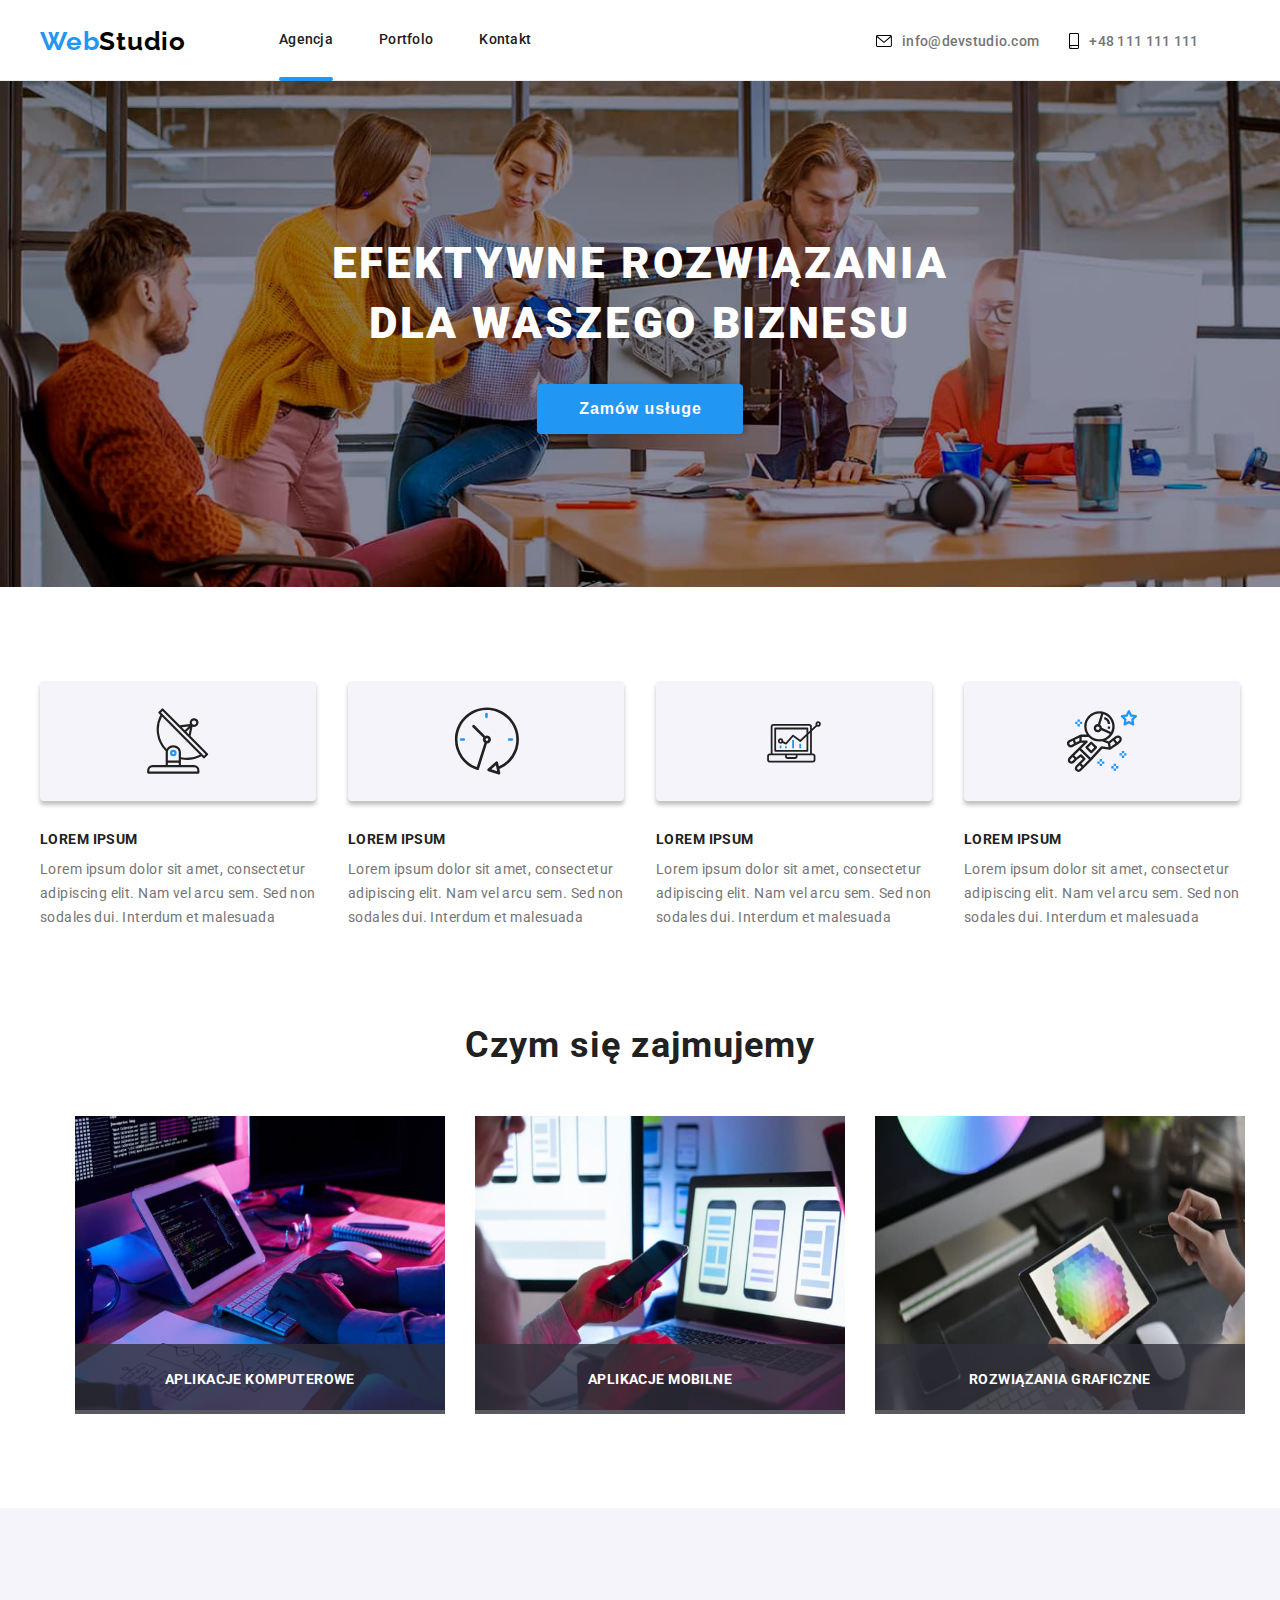
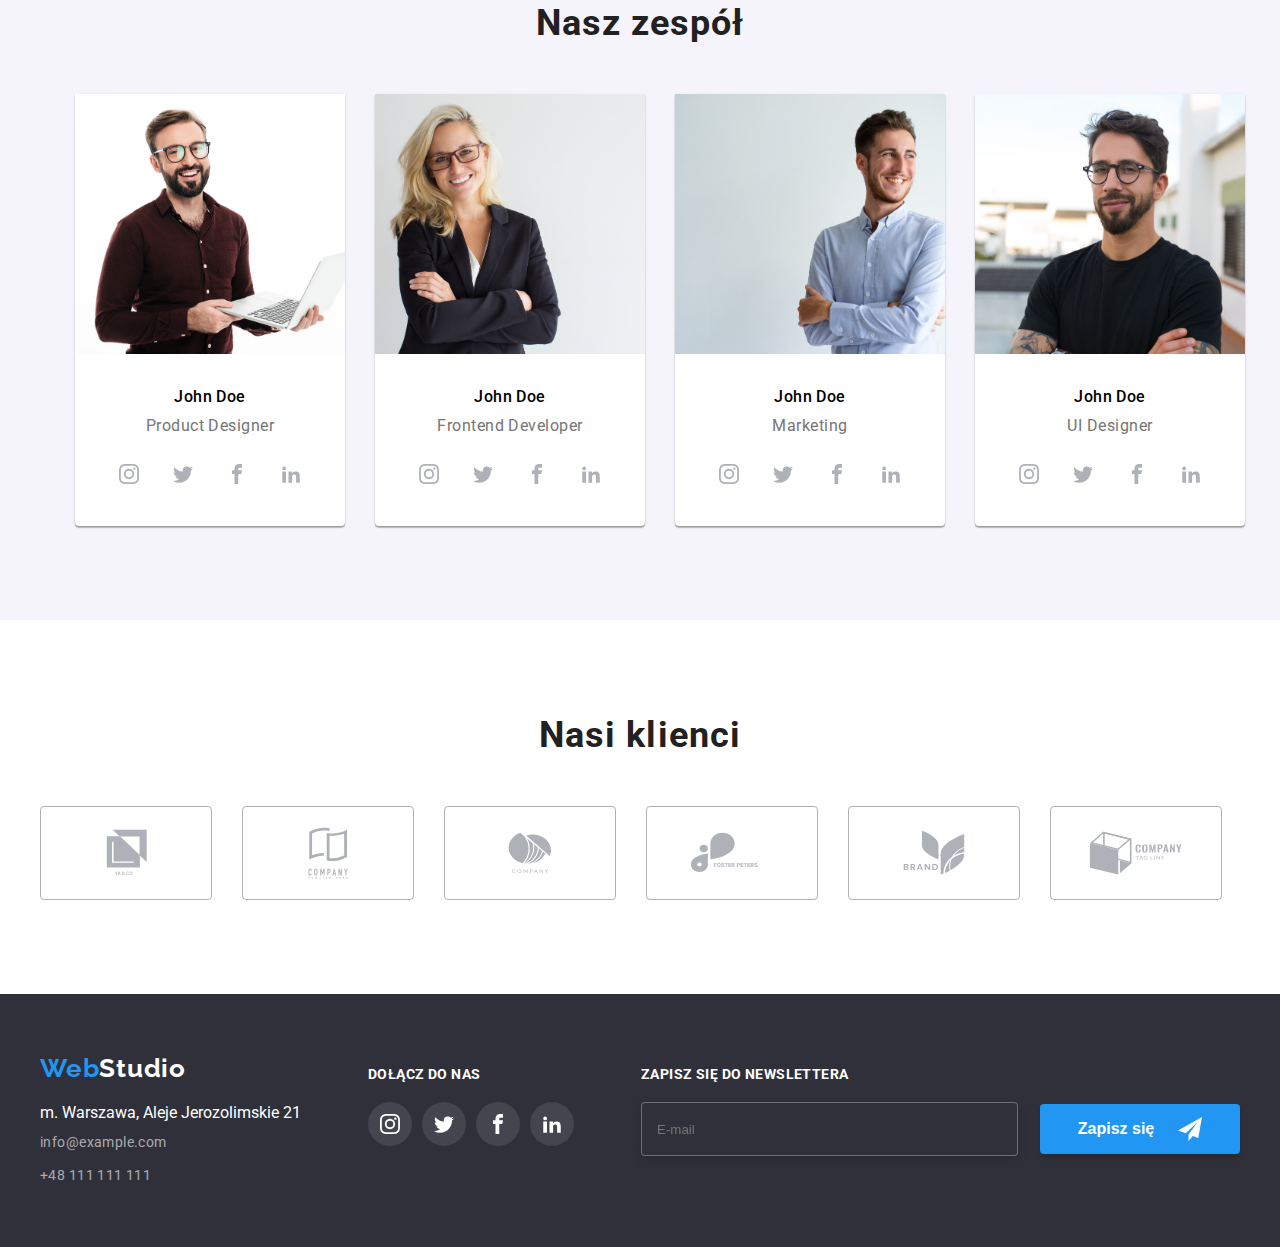
<file: index.html>
<!DOCTYPE html>
<html lang="pl">
  <head>
    <meta charset="UTF-8" />
    <meta http-equiv="X-UA-Compatible" content="IE=edge" />
    <meta name="viewport" content="width=device-width, initial-scale=1.0" />
    <link
      rel="stylesheet"
      href="https://cdnjs.cloudflare.com/ajax/libs/modern-normalize/1.1.0/modern-normalize.min.css"
      integrity="sha512-wpPYUAdjBVSE4KJnH1VR1HeZfpl1ub8YT/NKx4PuQ5NmX2tKuGu6U/JRp5y+Y8XG2tV+wKQpNHVUX03MfMFn9Q=="
      crossorigin="anonymous"
      referrerpolicy="no-referrer"
    />
    <link rel="stylesheet" href="css/style.css" />
    <link rel="preconnect" href="https://fonts.googleapis.com" />
    <link rel="preconnect" href="https://fonts.gstatic.com" crossorigin />

    <link
      href="https://fonts.googleapis.com/css2?family=Raleway:wght@700&family=Roboto:wght@400;500;700;900&display=swap"
      rel="stylesheet"
    />
    <title>Agencja</title>
  </head>
  <body>
    <header class="border-header">
      <div class="conteiner">
        <div class="menu">
          <a
            href="https://michalcichon1.github.io/goit-markup-hw-06/"
            class="interactive logo-header"
            ><span class="logo-one">Web</span>Studio</a
          >
          <nav>
            <ul class="list-header">
              <li class="active">
                <a href="index.html" class="interactive navigation">Agencja</a>
              </li>
              <li>
                <a href="portfolio.html" class="interactive navigation"
                  >Portfolo</a
                >
              </li>
              <li>
                <a href="#footer" class="interactive navigation">Kontakt</a>
              </li>
            </ul>
          </nav>
          <div class="interactive">
            <svg class="icon-header">
              <use href="./images/icons.svg#icon-envelope-1"></use>
            </svg>
            <a
              href="mailto:info@devstudio.com"
              class="interactive contact-header contact-header-mail"
              >info@devstudio.com</a
            >
          </div>
          <div class="interactive">
            <svg class="icon-header-phone">
              <use href="./images/icons.svg#icon-smartphone"></use>
            </svg>
            <a href="tel:+48111111111" class="interactive contact-header"
              >+48 111 111 111</a
            >
          </div>
        </div>
      </div>
    </header>
    <main>
      <div class="background-two">
        <section class="conteiner section main-headline-atrybutes">
          <h1 class="main-headline">
            EFEKTYWNE ROZWIĄZANIA DLA WASZEGO BIZNESU
          </h1>
          <button
            data-modal-open
            type="button"
            class="button-main-page button-main-page-atrybutes"
          >
            Zamów usługe
          </button>
          <div class="is-hidden backdrop" data-modal>
            <div class="modal">
              <h2 class="header-modal">
                Zostaw swoje dane w formularzu poniżej
              </h2>
              <form class="conteiner-modal">
                <label
                  ><p class="labels-modal">Imię</p>
                  <div class="conteiner-data-modal">
                    <svg width="16" height="16">
                      <use href="./images/icons.svg#icon-person-black"></use>
                    </svg>
                    <input
                      type="text"
                      name="name-modal"
                      required
                      class="labels-data-modal"
                    />
                  </div>
                </label>

                <label
                  ><p class="labels-modal">Telefon</p>
                  <div class="conteiner-data-modal">
                    <svg width="17" height="17">
                      <use href="./images/icons.svg#icon-phone-black"></use>
                    </svg>
                    <input
                      type="tel"
                      name="tel-modal"
                      class="labels-data-modal"
                      pattern="^[0-9]{6,12}$"
                      required
                    />
                  </div>
                </label>
                <label
                  ><p class="labels-modal">Email</p>
                  <div class="conteiner-data-modal">
                    <svg width="20" height="16">
                      <use href="./images/icons.svg#icon-email-black"></use>
                    </svg>
                    <input
                      type="email"
                      name="email-modal"
                      class="labels-data-modal"
                      pattern="^[a-z0-9._%+-]+@[a-z0-9.-]+\.[a-z]{2,4}$"
                      required
                    />
                  </div>
                </label>
                <label>
                  <p class="labels-modal">Komentarz</p>
                  <textarea
                    type="comment"
                    name="text-modal"
                    placeholder="Wprowadź tekst"
                    class="labels-comment-modal conteiner-data-modal"
                  ></textarea>
                </label>
                <div class="regulations-modal">
                  <input
                    type="checkbox"
                    name="regulations"
                    id="check"
                    class="checkbox-regulations"
                    required
                  />
                  <label class="checkbox-label" for="check">
                    <svg width="11" height="8">
                      <use href="./images/icons.svg#icon-checkmark"></use>
                    </svg>
                  </label>
                  <p class="labels-modal">
                    Oświadczam iż akceptuję<a> Regulamin</a> i
                    <a>Politykę Prywatności.</a>
                  </p>
                </div>
                <div class="conteiner-send-modal">
                  <button type="submit" class="button-send-modal">
                    Wyślij
                  </button>
                </div>
              </form>
              <button data-modal-close type="button" class="close-modal">
                <svg width="11" height="11">
                  <use href="./images/icons.svg#icon-Vector"></use>
                </svg>
              </button>
            </div>
          </div>
          <script src="./modal.js"></script>
        </section>
      </div>
      <section class="section">
        <ul class="list-article conteiner">
          <li>
            <div class="conteiners-aricle-icons">
              <svg width="65.32" height="70" class="icon-article">
                <use href="./images/icons.svg#icon-antena"></use>
              </svg>
            </div>
            <h3 class="headline-article">LOREM IPSUM</h3>
            <p class="article">
              Lorem ipsum dolor sit amet, consectetur adipiscing elit. Nam vel
              arcu sem. Sed non sodales dui. Interdum et malesuada
            </p>
          </li>
          <li>
            <div class="conteiners-aricle-icons">
              <svg width="66.96" height="70" class="icon-article">
                <use href="./images/icons.svg#icon-clock-1"></use>
              </svg>
            </div>
            <h3 class="headline-article">LOREM IPSUM</h3>
            <p class="article">
              Lorem ipsum dolor sit amet, consectetur adipiscing elit. Nam vel
              arcu sem. Sed non sodales dui. Interdum et malesuada
            </p>
          </li>
          <li>
            <div class="conteiners-aricle-icons">
              <svg width="70" height="53.69">
                <use href="./images/icons.svg#icon-Vector-1"></use>
              </svg>
            </div>
            <h3 class="headline-article">LOREM IPSUM</h3>
            <p class="article">
              Lorem ipsum dolor sit amet, consectetur adipiscing elit. Nam vel
              arcu sem. Sed non sodales dui. Interdum et malesuada
            </p>
          </li>
          <li>
            <div class="conteiners-aricle-icons">
              <svg width="70" height="70" class="icon-article">
                <use href="./images/icons.svg#icon-astronaut-1"></use>
              </svg>
            </div>
            <h3 class="headline-article">LOREM IPSUM</h3>
            <p class="article">
              Lorem ipsum dolor sit amet, consectetur adipiscing elit. Nam vel
              arcu sem. Sed non sodales dui. Interdum et malesuada
            </p>
          </li>
        </ul>
      </section>
      <section class="conteiner">
        <h2 class="headline-whatwearedo">Czym się zajmujemy</h2>
        <ul class="list-whatwearedo">
          <li class="list-description-whatwearedo">
            <p class="description-whatwearedo">Aplikacje komputerowe</p>
            <img
              src="./images/img1.jpg"
              alt="close up image programer working his desk office"
              width="370"
              height="294"
            />
          </li>
          <li class="list-description-whatwearedo">
            <p class="description-whatwearedo">Aplikacje mobilne</p>
            <img
              src="./images/img2.jpg"
              alt="web ui designers are developing application smartphones team creators is working interface mobile phones"
              width="370"
              height="294"
            />
          </li>

          <li class="list-description-whatwearedo">
            <p class="description-whatwearedo">Rozwiązania graficzne</p>
            <img
              src="./images/img3.jpg"
              alt="creative artist web design with working colour selection graphic tablet"
              width="370"
              height="294"
            />
          </li>
        </ul>
      </section>
      <section class="background-team">
        <h2 class="headline-team">Nasz zespół</h2>
        <ul>
          <li class="list-team positioning">
            <figure class="pictures-team">
              <img
                src="./images/img4.jpg"
                alt="John Doe Product Designer"
                width="270"
                height="260"
                class="pictures-fit"
              />
              <figcaption class="description-team">
                <p class="team-names">John Doe</p>
                <p class="team-names-two">Product Designer</p>
                <div class="conteiner-team-icons">
                  <a class="icons-team">
                    <svg width="20" height="20" class="icon-team">
                      <use href="./images/icons.svg#icon-instagram"></use>
                    </svg>
                  </a>
                  <a class="icons-team">
                    <svg width="20" height="20" class="icon-team">
                      <use href="./images/icons.svg#icon-twitter"></use>
                    </svg>
                  </a>
                  <a class="icons-team">
                    <svg width="20" height="20" class="icon-team">
                      <use href="./images/icons.svg#icon-facebook"></use>
                    </svg>
                  </a>
                  <a class="icons-team">
                    <svg width="20" height="20" class="icon-team">
                      <use href="./images/icons.svg#icon-linkedin2"></use>
                    </svg>
                  </a>
                </div>
              </figcaption>
            </figure>
            <figure class="pictures-team">
              <img
                src="./images/img5.jpg"
                alt="John Doe Frontend Developer"
                width="270"
                height="260"
                class="pictures-fit"
              />
              <figcaption class="description-team">
                <p class="team-names">John Doe</p>
                <p class="team-names-two">Frontend Developer</p>
                <div class="conteiner-team-icons">
                  <a class="icons-team">
                    <svg width="20" height="20" class="icon-team">
                      <use href="./images/icons.svg#icon-instagram"></use>
                    </svg>
                  </a>
                  <a class="icons-team">
                    <svg width="20" height="20" class="icon-team">
                      <use href="./images/icons.svg#icon-twitter"></use>
                    </svg>
                  </a>
                  <a class="icons-team">
                    <svg width="20" height="20" class="icon-team">
                      <use href="./images/icons.svg#icon-facebook"></use>
                    </svg>
                  </a>
                  <a class="icons-team">
                    <svg width="20" height="20" class="icon-team">
                      <use href="./images/icons.svg#icon-linkedin2"></use>
                    </svg>
                  </a>
                </div>
              </figcaption>
            </figure>
            <figure class="pictures-team">
              <img
                src="./images/img6.jpg"
                alt="John Doe Marketing"
                width="270"
                height="260"
                class="pictures-fit"
              />
              <figcaption class="description-team">
                <p class="team-names">John Doe</p>
                <p class="team-names-two">Marketing</p>
                <div class="conteiner-team-icons">
                  <a class="icons-team">
                    <svg width="20" height="20" class="icon-team">
                      <use href="./images/icons.svg#icon-instagram"></use>
                    </svg>
                  </a>
                  <a class="icons-team">
                    <svg width="20" height="20" class="icon-team">
                      <use href="./images/icons.svg#icon-twitter"></use>
                    </svg>
                  </a>
                  <a class="icons-team">
                    <svg width="20" height="20" class="icon-team">
                      <use href="./images/icons.svg#icon-facebook"></use>
                    </svg>
                  </a>
                  <a class="icons-team">
                    <svg width="20" height="20" class="icon-team">
                      <use href="./images/icons.svg#icon-linkedin2"></use>
                    </svg>
                  </a>
                </div>
              </figcaption>
            </figure>
            <figure class="pictures-team">
              <img
                src="./images/img7.jpg"
                alt="John Doe UI Designer"
                width="270"
                height="260"
                class="pictures-fit"
              />
              <figcaption class="description-team">
                <p class="team-names">John Doe</p>
                <p class="team-names-two">UI Designer</p>
                <div class="conteiner-team-icons">
                  <a class="icons-team">
                    <svg width="20" height="20" class="icon-team">
                      <use href="./images/icons.svg#icon-instagram"></use>
                    </svg>
                  </a>
                  <a class="icons-team">
                    <svg width="20" height="20" class="icon-team">
                      <use href="./images/icons.svg#icon-twitter"></use>
                    </svg>
                  </a>
                  <a class="icons-team">
                    <svg width="20" height="20" class="icon-team">
                      <use href="./images/icons.svg#icon-facebook"></use>
                    </svg>
                  </a>
                  <a class="icons-team">
                    <svg width="20" height="20" class="icon-team">
                      <use href="./images/icons.svg#icon-linkedin2"></use>
                    </svg>
                  </a>
                </div>
              </figcaption>
            </figure>
          </li>
        </ul>
      </section>
      <div class="section conteiner">
        <h2 class="header-clients">Nasi klienci</h2>
        <section class="conteiner-clients">
          <div class="conteiner-icons-clients">
            <svg width="41" height="46.7">
              <use href="./images/icons.svg#icon-yaco"></use>
            </svg>
          </div>
          <div class="conteiner-icons-clients">
            <svg width="40" height="52">
              <use href="./images/icons.svg#icon-tagline"></use>
            </svg>
          </div>
          <div class="conteiner-icons-clients">
            <svg width="43.46" height="41.18">
              <use href="./images/icons.svg#icon-company"></use>
            </svg>
          </div>
          <div class="conteiner-icons-clients">
            <svg width="84.44" height="40.62">
              <use href="./images/icons.svg#icon-foster"></use>
            </svg>
          </div>
          <div class="conteiner-icons-clients">
            <svg width="62.54" height="45.43">
              <use href="./images/icons.svg#icon-brand"></use>
            </svg>
          </div>
          <div class="conteiner-icons-clients">
            <svg width="93.79" height="43.93">
              <use href="./images/icons.svg#icon-companytag"></use>
            </svg>
          </div>
        </section>
      </div>
    </main>

    <footer id="footer" class="background-footer">
      <section class="conteiner-footer">
        <div class="conteiner-background">
          <a
            href="https://michalcichon1.github.io/goit-markup-hw-03/"
            class="interactive logo logo-secondary"
            ><span class="logo-one">Web</span>Studio</a
          >
          <ul class="list-footer">
            <li>
              <address class="company-address">
                m. Warszawa, Aleje Jerozolimskie 21
              </address>
            </li>
            <li>
              <a
                href="mailto:info@devstudio.com"
                class="interactive contact-footer"
                >info@example.com</a
              >
            </li>
            <li>
              <a href="tel:+48111111111" class="interactive contact-footer"
                >+48 111 111 111</a
              >
            </li>
          </ul>
        </div>
        <div class="conteiner-social-media">
          <h2 class="header-social-media">Dołącz do nas</h2>
          <div class="conteiner-footter-icons">
            <div class="icons-footer">
              <svg width="20" height="20">
                <use href="./images/icons.svg#icon-instagram"></use>
              </svg>
            </div>
            <div class="icons-footer">
              <svg width="20" height="20">
                <use href="./images/icons.svg#icon-twitter"></use>
              </svg>
            </div>
            <div class="icons-footer">
              <svg width="20" height="20">
                <use href="./images/icons.svg#icon-facebook"></use>
              </svg>
            </div>
            <div class="icons-footer">
              <svg width="20" height="20">
                <use href="./images/icons.svg#icon-linkedin2"></use>
              </svg>
            </div>
          </div>
        </div>
        <form>
          <div class="conteiner-social-media">
            <label for="user_email">
              <h2 class="header-newsletter">
                Zapisz się do newslettera
              </h2></label
            >
            <div class="conteiner-footter-icons">
              <div>
                <input
                  type="email"
                  name="email"
                  id="user_email"
                  placeholder="E-mail"
                  class="email-footer"
                  pattern="^[a-z0-9._%+-]+@[a-z0-9.-]+\.[a-z]{2,4}$"
                  required
                  title="Podaj poprawny adres e-mail aby zapisać się do newslettera"
                />
              </div>
              <div>
                <button type="submit" class="button-newsletter">
                  Zapisz się
                  <svg width="24" height="24">
                    <use href="./images/icons.svg#icon-icon-send"></use>
                  </svg>
                </button>
              </div>
            </div>
          </div>
        </form>
      </section>
    </footer>
  </body>
</html>
</file>
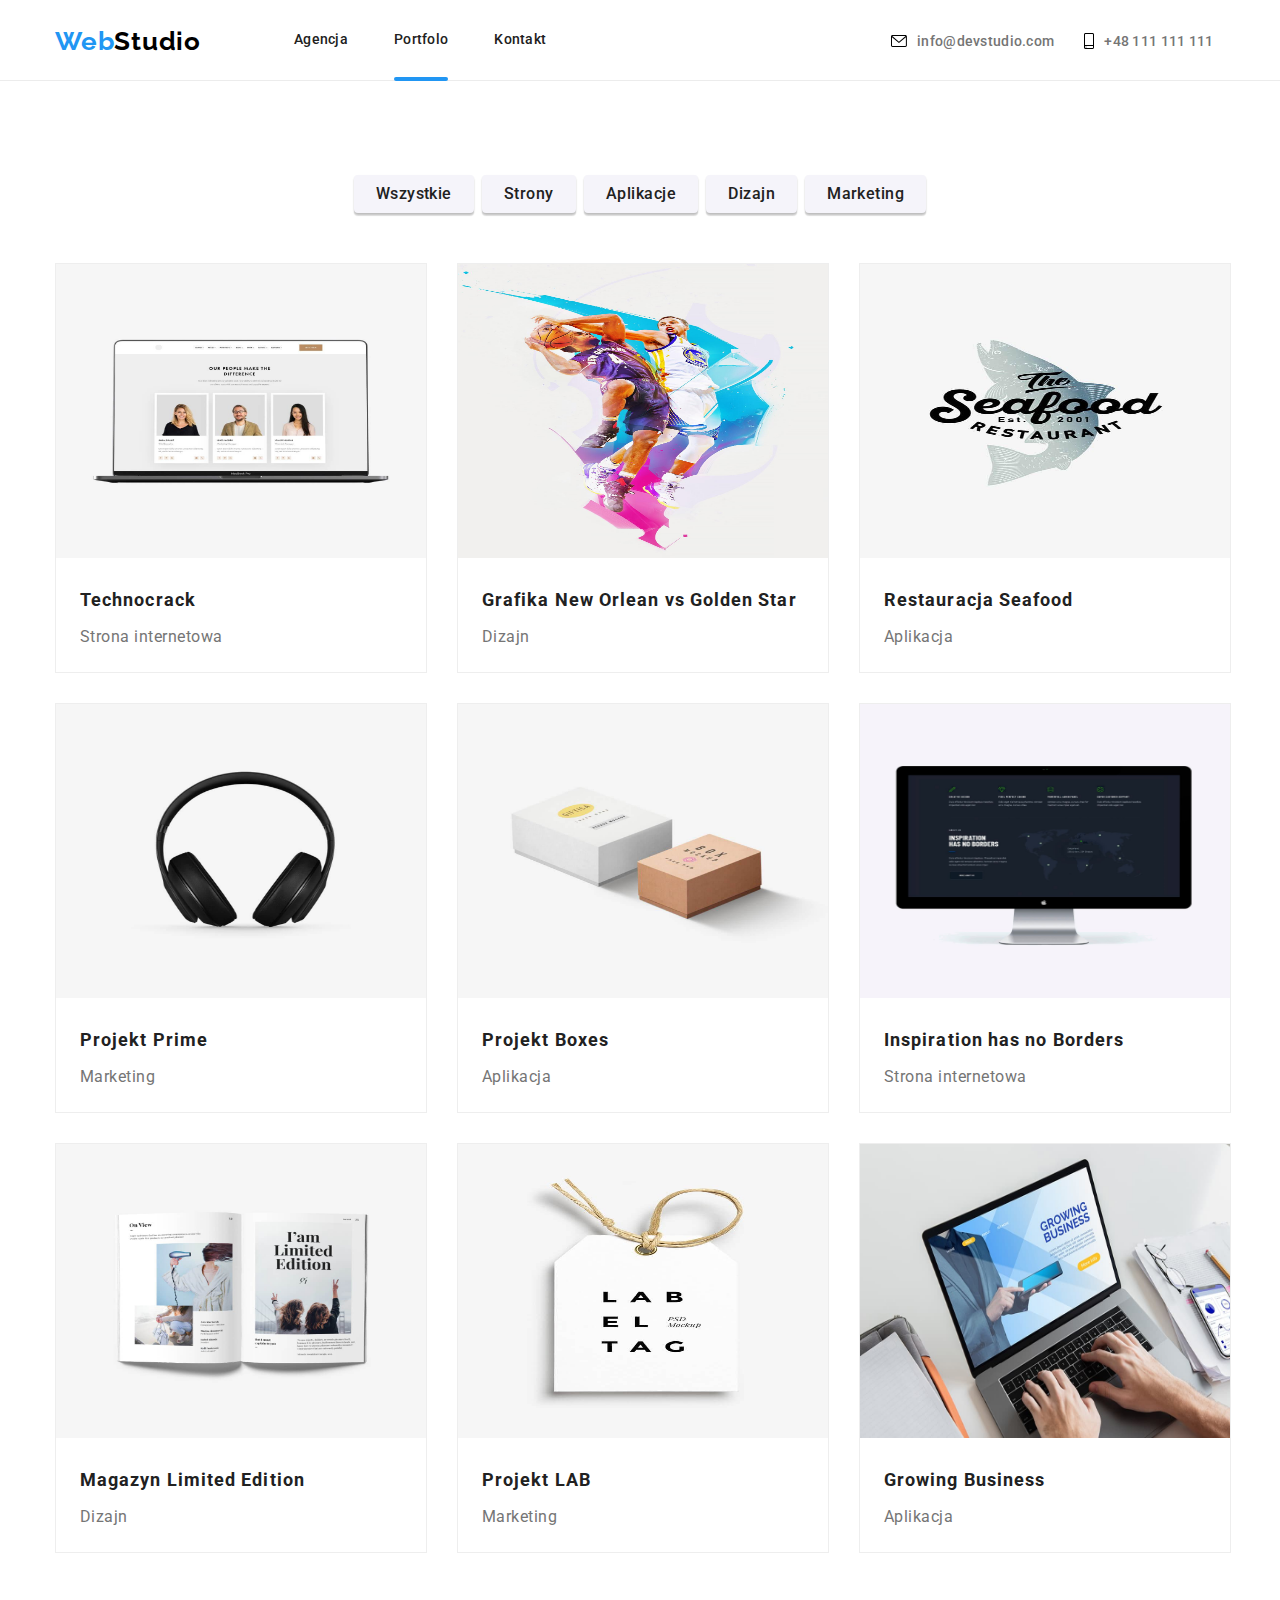
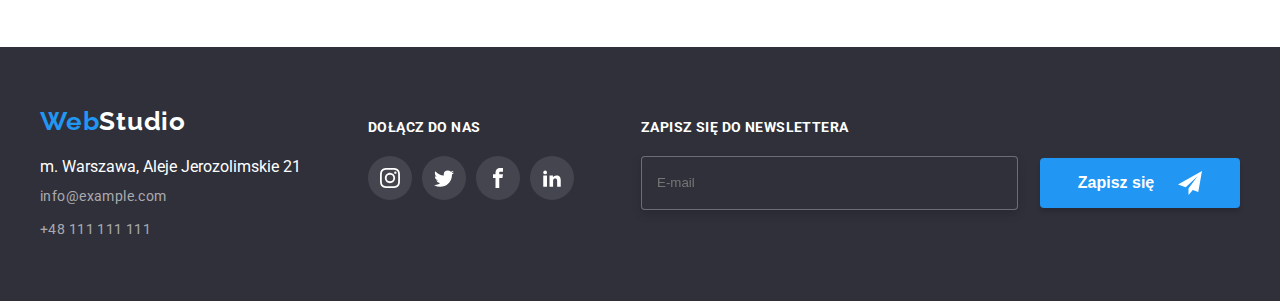
<file: portfolio.html>
<!DOCTYPE html>
<html lang="pl">
  <head>
    <meta charset="UTF-8" />
    <meta http-equiv="X-UA-Compatible" content="IE=edge" />
    <meta name="viewport" content="width=device-width, initial-scale=1.0" />
    <link rel="stylesheet" href="css/style.css" />
    <link rel="preconnect" href="https://fonts.googleapis.com" />
    <link rel="preconnect" href="https://fonts.gstatic.com" crossorigin />
    <link
      href="https://fonts.googleapis.com/css2?family=Raleway:wght@700&family=Roboto:wght@400;500;700;900&display=swap"
      rel="stylesheet"
    />
    <title>Portfolio</title>
  </head>
  <body>
    <header class="border-header">
      <div class="conteiner">
        <div class="menu-portfolio positioning">
          <a
            href="https://michalcichon1.github.io/goit-markup-hw-03/"
            class="interactive logo-header"
            ><span class="logo-one">Web</span>Studio</a
          >
          <nav>
            <ul class="list-header">
              <li>
                <a href="index.html" class="interactive navigation">Agencja</a>
              </li>
              <li class="active">
                <a href="portfolio.html" class="interactive navigation"
                  >Portfolo</a
                >
              </li>
              <li>
                <a href="#footer" class="interactive navigation">Kontakt</a>
              </li>
            </ul>
          </nav>
          <div class="contact-header-atrybutes">
            <div class="interactive">
              <svg class="icon-header">
                <use href="./images/icons.svg#icon-envelope-1"></use>
              </svg>
              <a
                href="mailto:info@devstudio.com"
                class="interactive contact-header contact-header-mail"
                >info@devstudio.com</a
              >
            </div>
            <div class="interactive">
              <svg class="icon-header-phone">
                <use href="./images/icons.svg#icon-smartphone"></use>
              </svg>
              <a href="tel:+48111111111" class="interactive contact-header"
                >+48 111 111 111</a
              >
            </div>
          </div>
        </div>
      </div>
    </header>
    <main>
      <div>
        <ul class="list-button-portfolio conteiner">
          <li>
            <button type="button" class="button-portfolio-page button">
              Wszystkie
            </button>
          </li>
          <li>
            <button type="button" class="button-portfolio-page button">
              Strony
            </button>
          </li>
          <li>
            <button type="button" class="button-portfolio-page button">
              Aplikacje
            </button>
          </li>
          <li>
            <button type="button" class="button-portfolio-page button">
              Dizajn
            </button>
          </li>
          <li>
            <button type="button" class="button-portfolio-page button">
              Marketing
            </button>
          </li>
        </ul>
      </div>
      <div class="conteiner">
        <ul class="list-project positioning">
          <li class="pictures-project">
            <div class="project-conteiner">
              <img
                src="./images/macbook.jpg"
                alt="open macbook"
                width="370"
                height="294"
              />
              <figure class="details-project">
                Technocrack jest popularną platformą wykorzystywaną do
                rozpowszechniania koronawirusa. Firmy wykorzystują tę platformę
                do celów szpiegowskich i ataków na niezabezpieczone serwery
                konkurencji
              </figure>
            </div>
            <h3 class="project-name positioning">Technocrack</h3>
            <p class="description-project positioning">Strona internetowa</p>
          </li>
          <li class="pictures-project">
            <div class="project-conteiner">
              <img
                src="./images/basketball.jpg"
                alt="people playing basketball"
                width="370"
                height="294"
              />
              <figure class="details-project">
                Technocrack jest popularną platformą wykorzystywaną do
                rozpowszechniania koronawirusa. Firmy wykorzystują tę platformę
                do celów szpiegowskich i ataków na niezabezpieczone serwery
                konkurencji
              </figure>
            </div>
            <p class="project-name positioning">
              Grafika New Orlean vs Golden Star
            </p>
            <p class="description-project positioning">Dizajn</p>
          </li>
          <li class="pictures-project">
            <div class="project-conteiner">
              <img
                src="./images/seafood.jpg"
                alt="company logo"
                width="370"
                height="294"
              />
              <figure class="details-project">
                Technocrack jest popularną platformą wykorzystywaną do
                rozpowszechniania koronawirusa. Firmy wykorzystują tę platformę
                do celów szpiegowskich i ataków na niezabezpieczone serwery
                konkurencji
              </figure>
            </div>
            <p class="project-name positioning">Restauracja Seafood</p>
            <p class="description-project positioning">Aplikacja</p>
          </li>
          <li class="pictures-project">
            <div class="project-conteiner">
              <img
                src="./images/headphones.jpg"
                alt="headphones"
                width="370"
                height="294"
              />
              <figure class="details-project">
                Technocrack jest popularną platformą wykorzystywaną do
                rozpowszechniania koronawirusa. Firmy wykorzystują tę platformę
                do celów szpiegowskich i ataków na niezabezpieczone serwery
                konkurencji
              </figure>
            </div>
            <p class="project-name positioning">Projekt Prime</p>
            <p class="description-project positioning">Marketing</p>
          </li>
          <li class="pictures-project">
            <div class="project-conteiner">
              <img
                src="./images/boxes.jpg"
                alt="boxes"
                width="370"
                height="294"
              />
              <figure class="details-project">
                Technocrack jest popularną platformą wykorzystywaną do
                rozpowszechniania koronawirusa. Firmy wykorzystują tę platformę
                do celów szpiegowskich i ataków na niezabezpieczone serwery
                konkurencji
              </figure>
            </div>
            <p class="project-name positioning">Projekt Boxes</p>
            <p class="description-project positioning">Aplikacja</p>
          </li>
          <li class="pictures-project">
            <div class="project-conteiner">
              <img
                src="./images/monitor.jpg"
                alt="monitor"
                width="370"
                height="294"
              />
              <figure class="details-project">
                Technocrack jest popularną platformą wykorzystywaną do
                rozpowszechniania koronawirusa. Firmy wykorzystują tę platformę
                do celów szpiegowskich i ataków na niezabezpieczone serwery
                konkurencji
              </figure>
            </div>
            <p class="project-name positioning">Inspiration has no Borders</p>

            <p class="description-project positioning">Strona internetowa</p>
          </li>
          <li class="pictures-project">
            <div class="project-conteiner">
              <img
                src="./images/magazine.jpg"
                alt="magazine"
                width="370"
                height="294"
              />
              <figure class="details-project">
                Technocrack jest popularną platformą wykorzystywaną do
                rozpowszechniania koronawirusa. Firmy wykorzystują tę platformę
                do celów szpiegowskich i ataków na niezabezpieczone serwery
                konkurencji
              </figure>
            </div>
            <p class="project-name positioning">Magazyn Limited Edition</p>
            <p class="description-project positioning">Dizajn</p>
          </li>
          <li class="pictures-project">
            <div class="project-conteiner">
              <img
                src="./images/label.jpg"
                alt="open macbook"
                width="370"
                height="294"
              />
              <figure class="details-project">
                Technocrack jest popularną platformą wykorzystywaną do
                rozpowszechniania koronawirusa. Firmy wykorzystują tę platformę
                do celów szpiegowskich i ataków na niezabezpieczone serwery
                konkurencji
              </figure>
            </div>
            <p class="project-name positioning">Projekt LAB</p>
            <p class="description-project positioning">Marketing</p>
          </li>
          <li class="pictures-project">
            <div class="project-conteiner">
              <img
                src="./images/laptop.jpg"
                alt="open laptop"
                width="370"
                height="294"
              />
              <figure class="details-project">
                Technocrack jest popularną platformą wykorzystywaną do
                rozpowszechniania koronawirusa. Firmy wykorzystują tę platformę
                do celów szpiegowskich i ataków na niezabezpieczone serwery
                konkurencji
              </figure>
            </div>
            <p class="project-name positioning">Growing Business</p>
            <p class="description-project positioning">Aplikacja</p>
          </li>
        </ul>
      </div>
    </main>
    <footer id="footer" class="background-footer">
      <section class="conteiner-footer">
        <div class="conteiner-background">
          <a
            href="https://michalcichon1.github.io/goit-markup-hw-03/"
            class="interactive logo logo-secondary"
            ><span class="logo-one">Web</span>Studio</a
          >
          <ul class="list-footer">
            <li>
              <address class="company-address">
                m. Warszawa, Aleje Jerozolimskie 21
              </address>
            </li>
            <li>
              <a
                href="mailto:info@devstudio.com"
                class="interactive contact-footer"
                >info@example.com</a
              >
            </li>
            <li>
              <a href="tel:+48111111111" class="interactive contact-footer"
                >+48 111 111 111</a
              >
            </li>
          </ul>
        </div>
        <div class="conteiner-social-media">
          <h2 class="header-social-media">Dołącz do nas</h2>
          <div class="conteiner-footter-icons">
            <div class="icons-footer">
              <svg width="20" height="20">
                <use href="./images/icons.svg#icon-instagram"></use>
              </svg>
            </div>
            <div class="icons-footer">
              <svg width="20" height="20">
                <use href="./images/icons.svg#icon-twitter"></use>
              </svg>
            </div>
            <div class="icons-footer">
              <svg width="20" height="20">
                <use href="./images/icons.svg#icon-facebook"></use>
              </svg>
            </div>
            <div class="icons-footer">
              <svg width="20" height="20">
                <use href="./images/icons.svg#icon-linkedin2"></use>
              </svg>
            </div>
          </div>
        </div>
        <form>
          <div class="conteiner-social-media">
            <label for="user_email">
              <h2 class="header-newsletter">
                Zapisz się do newslettera
              </h2></label
            >
            <div class="conteiner-footter-icons">
              <div>
                <input
                  type="email"
                  name="email"
                  id="user_email"
                  placeholder="E-mail"
                  class="email-footer"
                  pattern="^[a-z0-9._%+-]+@[a-z0-9.-]+\.[a-z]{2,4}$"
                  required
                  title="Podaj poprawny adres e-mail aby zapisać się do newslettera"
                />
              </div>
              <div>
                <button type="submit" class="button-newsletter">
                  Zapisz się
                  <svg width="24" height="24">
                    <use href="./images/icons.svg#icon-icon-send"></use>
                  </svg>
                </button>
              </div>
            </div>
          </div>
        </form>
      </section>
    </footer>
  </body>
</html>
</file>
<file: css/style.css>
:root {
  --color-description: #757575;
  --color-button-link: #2196f3;
  --color-logo-one: #2196f3;
  --color-logo-two: #000000;
  --background-two: #2f303a;
  --color-text: #ffffff;
  --color-footer-color: rgba(255, 255, 255, 0.6);
  --color-main: #212121;
}
body {
  font-weight: 400;
  font-family: "Roboto", sans-serif, "Raleway", sans-serif;
  color: var(--color-main);
  margin: 0 auto;
}
ul {
  margin: 0 auto;
}

.list-header .active::after {
  position: relative;
  top: 30px;
  content: "";
  display: block;
  height: 4px;
  background: #2196f3;
  border-radius: 2px;
}
.conteiner {
  max-width: 1200px;
  margin: 0 auto;
  padding: 0 15px;
}
.section {
  padding-top: 94px;
  padding-bottom: 94px;
}
.positioning {
  max-width: 1170px;
  margin: 0 auto;
  padding: 0 15px;
}
.border-header {
  border-bottom: 1px solid #ececec;
}
.menu {
  padding-top: 26px;
  padding-bottom: 24px;
  display: flex;
  flex-direction: row;
  align-items: center;
}
.interactive:hover {
  fill: var(--color-button-link);
  color: var(--color-button-link);
}
.interactive:focus {
  color: var(--color-button-link);
}
.contact-header {
  text-decoration: none;
  letter-spacing: 0.02em;
  line-height: 1.172;
  font-weight: 500;
  font-size: 14px;
  color: var(--color-description);
}
.logo-header {
  padding-right: 93px;
  letter-spacing: 0.03em;
  line-height: 1.173;
  font-weight: 700;
  text-decoration: none;
  font-family: "Raleway";
  font-size: 26px;
  color: var(--color-logo-two);
}
.logo-one {
  color: var(--color-logo-one);
}
.list-header {
  display: flex;
  gap: 46px;
  margin-right: 345px;
  display: flex;
  justify-content: center;
  list-style: none;
  padding-left: 0px;
}
.navigation {
  letter-spacing: 0.02em;
  color: var(--color-main);
  line-height: 1.172;
  font-weight: 500;
  text-decoration: none;
  font-size: 14px;
}
.contact-header-atrybutes {
  display: flex;
  align-items: center;
}

.interactive {
  transition: cubic-bezier(0.4, 0, 0.2, 1);
  transition-duration: 250ms;
  align-items: center;
  display: flex;
}
.contact-header-mail {
  padding-right: 30px;
}
.background-two {
  background: url(../images/img-background.jpg),
    linear-gradient(to top, rgba(47, 48, 58, 0.4), rgba(47, 48, 58, 0.4));
  padding-top: 59px;
  padding-bottom: 59px;
  color: var(--color-text);
  background-color: var(--background-two);
  background-repeat: no-repeat;
  background-size: cover;
}
.main-headline-atrybutes {
  display: flex;
  flex-direction: column;
  justify-content: center;
  align-items: center;
  color: var(--color-text);

  gap: 30px;
}
.main-headline {
  margin: 0 auto;
  text-align: center;
  max-width: 696px;
  text-transform: uppercase;
  letter-spacing: 0.06em;
  line-height: 1.363;
  font-weight: 900;
  font-size: 44px;
}
.button-main-page {
  color: var(--color-text);
  cursor: pointer;
  font-size: 16px;
}
.button-main-page:hover {
  text-shadow: 4px 4px 6px #212121;
}
.button-main-page-atrybutes {
  transition: cubic-bezier(0.4, 0, 0.2, 1);
  transition-duration: 250ms;
  background-color: var(--color-button-link);
  line-height: 1.875;
  letter-spacing: 0.06em;
  padding: 10px 41px 10px 42px;
  font-weight: 700;
  box-shadow: 4px 0px 4px rgba(0, 0, 0, 0.15);
  text-align: center;
  border-radius: 4px;
  border: none;
}
.list-article {
  display: flex;
  justify-content: center;
  list-style: none;
  gap: 32px;
}
.headline-article {
  margin: 0 auto;
  padding-top: 30px;
  letter-spacing: 0.03em;
  font-size: 14px;
  font-weight: 700;
  line-height: 1.172;
}
.article {
  margin: 0 auto;
  padding-top: 10px;
  letter-spacing: 0.03em;
  line-height: 1.714;
  font-size: 14px;
  color: var(--color-description);
}
.headline-whatwearedo {
  display: flex;
  justify-content: center;
  letter-spacing: 0.03em;
  line-height: 1.171;
  font-size: 36px;
  font-weight: 700;
  padding-bottom: 50px;
  margin: 0 auto;
}
.description-whatwearedo {
  position: absolute;
  width: 100%;
  background: rgba(47, 48, 58, 0.8);
  font-weight: 700;
  font-size: 14px;
  line-height: 16px;
  text-align: center;
  letter-spacing: 0.03em;
  text-transform: uppercase;
  color: #ffffff;
  bottom: 0;
  height: 70px;
  margin: 0;
  display: flex;
  align-items: center;
  justify-content: center;
}
.list-description-whatwearedo {
  position: relative;
}
.list-whatwearedo {
  gap: 30px;
  display: flex;
  justify-content: center;
  list-style: none;
  padding-bottom: 94px;
}
.background-team {
  padding-bottom: 94px;
  background: #f5f4fa;
}
.headline-team {
  display: flex;
  justify-content: center;
  letter-spacing: 0.03em;
  line-height: 1.171;
  font-size: 36px;
  font-weight: 700;
  padding-bottom: 50px;
  padding-top: 94px;
  margin: 0 auto;
}
.list-team {
  display: flex;
  justify-content: center;
  list-style: none;
  gap: 30px;
}
.pictures-team {
  background: #ffffff;
  box-shadow: 0px 1px 3px rgba(0, 0, 0, 0.12), 0px 1px 1px rgba(0, 0, 0, 0.14),
    0px 2px 1px rgba(0, 0, 0, 0.2);
  border-radius: 0px 0px 4px 4px;
  margin: 0 auto;
}
.team-names {
  letter-spacing: 0.03em;
  line-height: 1.171;
  font-size: 16px;
  font-weight: 500;
  color: var(--color-logo-two);
  margin: 0 auto;
  display: flex;
  justify-content: center;
  padding-bottom: 10px;
}
.team-names-two {
  letter-spacing: 0.03em;
  line-height: 1.171;
  font-size: 16px;
  color: var(--color-description);
  margin: 0 auto;
  display: flex;
  justify-content: center;
}
.description-team {
  padding-bottom: 12px;
  padding-top: 30px;
  line-height: 1.171;
}
.logo {
  letter-spacing: 0.03em;
  line-height: 1.173;
  font-weight: 700;
  text-decoration: none;
  font-family: "Raleway";
  font-size: 26px;
  color: var(--color-logo-two);
}
.logo-secondary {
  color: var(--color-text);
}
.list-footer {
  display: flex;
  padding: 0;
  list-style: none;
  gap: 9px;
  flex-direction: column;
}

.company-address {
  padding-top: 20px;
  font-style: normal;
}
.contact-footer {
  letter-spacing: 0.03em;
  line-height: 1.714;
  font-size: 14px;
  color: var(--color-footer-color);
  text-decoration: none;
}
.list-button-portfolio {
  gap: 8px;
  display: flex;
  justify-content: center;
  list-style: none;
  padding-top: 94px;
  padding-bottom: 50px;
}
.button-portfolio-page:hover {
  background-color: var(--color-button-link);
  color: var(--color-text);
}
.button-portfolio-page:focus {
  background-color: var(--color-button-link);
  color: var(--color-text);
}
.button {
  color: var(--color-text);
  cursor: pointer;
  font-size: 16px;
}
.button-portfolio-page {
  transition: cubic-bezier(0.4, 0, 0.2, 1);
  transition-duration: 250ms;
  color: var(--color-main);
  letter-spacing: 0.03em;
  line-height: 1.625;
  padding: 6px 22px 6px 22px;
  font-weight: 500;
  text-align: center;
  font-family: "Roboto";
  border: none;
  background-color: #f5f4fa;
  box-shadow: 0px 3px 1px rgba(0, 0, 0, 0.1), 0px 1px 2px rgba(0, 0, 0, 0.08),
    0px 2px 2px rgba(0, 0, 0, 0.12);
  border-radius: 4px;
}
.list-project {
  list-style: none;
  gap: 30px;
  display: grid;
  grid-template-columns: repeat(3, 1fr);
  grid-gap: 30px;
  padding-bottom: 94px;
}

.pictures-project {
  transition: cubic-bezier(0.4, 0, 0.2, 1);
  transition-duration: 250ms;
  border: 1px solid #eeeeee;
  background: #ffffff;
  margin: 0 auto;
}

.description-project {
  padding-left: 24px;
  line-height: 1.875;
  font-size: 16px;
  color: var(--color-description);
  letter-spacing: 0.03em;
  line-height: 1.875;
  padding-bottom: 20px;
}
.menu-portfolio {
  padding-top: 26px;
  padding-bottom: 24px;
  display: flex;
  flex-direction: row;
  align-items: center;
}

.project-name {
  padding-left: 24px;
  letter-spacing: 0.06em;
  line-height: 2;
  font-size: 18px;
  font-weight: 700;
  padding-bottom: 4px;
  padding-top: 20px;
}
.icon-header {
  display: flex;
  width: 16px;
  height: 12px;
  margin-right: 10px;
}
.icon-header-phone {
  display: flex;
  width: 10px;
  height: 16px;
  margin-right: 10px;
}
.icon-team {
  display: flex;
  gap: 10px;
}
.conteiner-icons-clients {
  transition: cubic-bezier(0.4, 0, 0.2, 1);
  transition-duration: 250ms;
  width: 170px;
  height: 92px;
  border: 1px solid #afb1b8;
  border-radius: 4px;
  display: flex;
  justify-content: center;
  align-items: center;
  fill: #afb1b8;
}
.conteiner-icons-clients:hover {
  cursor: pointer;
  fill: #2196f3;
  border: 1px solid #2196f3;
  border-radius: 4px;
}

.header-clients {
  display: flex;
  justify-content: center;
  margin: 0 auto;
  font-size: 36px;
  letter-spacing: 0.03em;
  line-height: 1.171;
}
.conteiner-clients {
  display: flex;
  gap: 30px;
  padding-top: 50px;
}
.conteiner-social-media {
  margin: 0;
}
.conteiner-footer {
  display: flex;
  max-width: 1200px;
  margin: 0 auto;
  padding: 0 15px;
  justify-content: space-between;
}
.header-social-media {
  padding-bottom: 20px;
  padding-top: 72px;
  margin: 0px;
  letter-spacing: 0.03em;
  text-transform: uppercase;
  font-weight: 700;
  font-size: 14px;
  line-height: 1.172;
}
.conteiner-background {
  padding-top: 59px;
}
.background-footer {
  padding-bottom: 59px;
  color: var(--color-text);
  background-color: var(--background-two);
}
.conteiners-aricle-icons {
  background: #f5f4fa;
  box-shadow: 0px 4px 4px rgba(0, 0, 0, 0.25);
  border-radius: 4px;
  height: 120px;
  display: flex;
  align-items: center;
  justify-content: center;
}
.icons-team {
  border-radius: 50%;
  transition: cubic-bezier(0.4, 0, 0.2, 1);
  transition-duration: 250ms;
  display: flex;
  justify-content: center;
  align-items: center;
  width: 44px;
  height: 44px;
  fill: #afb1b8;
}
.icons-team:hover {
  cursor: pointer;
  background-color: #2196f3;
  fill: #ffffff;
  border-radius: 50%;
}
.conteiner-team-icons {
  display: flex;
  width: 206px;
  margin: 16px 32px 18px 32px;
  align-items: center;
  gap: 10px;
}
.icons-footer {
  transition: cubic-bezier(0.4, 0, 0.2, 1);
  transition-duration: 250ms;
  display: flex;
  justify-content: center;
  align-items: center;
  width: 44px;
  height: 44px;
  fill: #ffffff;
  background: rgba(255, 255, 255, 0.1);
  border-radius: 50%;
}
.conteiner-footter-icons {
  display: flex;

  align-items: center;
  gap: 10px;
}
.icons-footer:hover {
  cursor: pointer;
  background-color: #2196f3;
  border-radius: 50%;
}
.pictures-fit {
  object-fit: cover;
}
.pictures-project:hover {
  background: #ffffff;
  border: 1px solid #eeeeee;
  box-shadow: 0px 1px 1px rgba(0, 0, 0, 0.12), 0px 4px 4px rgba(0, 0, 0, 0.06),
    1px 4px 6px rgba(0, 0, 0, 0.16);
}
.project-conteiner:hover .details-project {
  transform: translateY(0);
}
.project-conteiner {
  overflow: hidden;
  position: relative;
}
.details-project {
  position: absolute;
  color: #ffffff;
  background: rgba(33, 150, 243, 0.9);
  display: flex;
  align-items: center;
  top: 0;
  bottom: 0;
  left: 0;
  right: 0;
  margin: 0;
  padding-left: 45px;
  padding-right: 24px;
  font-size: 18px;
  line-height: 28px;
  letter-spacing: 0.03em;
  transform: translateY(100%);
  transition: transform 300ms ease-in;
}
.is-hidden {
  visibility: hidden;
  opacity: 0;
  pointer-events: none;
}
.backdrop {
  z-index: 1;
  position: fixed;
  top: 0;
  left: 0;
  bottom: 0;
  right: 0;
  background: rgba(0, 0, 0, 0.2);
  transition: visibility 0.3s linear, opacity 0.3s linear;
}
.modal {
  position: absolute;
  left: 50%;
  top: 50%;
  transform: translate(-50%, -50%);
  background: #ffffff;
  width: 528px;
  box-shadow: 0px 1px 3px rgba(0, 0, 0, 0.12), 0px 1px 1px rgba(0, 0, 0, 0.14),
    0px 2px 1px rgba(0, 0, 0, 0.2);
  border-radius: 4px;
  transition: transform 0.3s linear;
}
.close-modal {
  width: 30px;
  height: 30px;
  padding: 6px 6px;
  position: absolute;
  top: 0;
  right: 0;
  margin: 8px;
  stroke-opacity: 0;
  border-radius: 50%;
  background: #ffffff;
  border: 1px solid rgba(0, 0, 0, 0.1);
  transition: cubic-bezier(0.4, 0, 0.2, 1);
  transition-duration: 250ms;
  cursor: pointer;
}
.is-hidden .modal {
  transform: translate(-50%, -50%) scale(0);
}
.close-modal:hover {
  fill: #ffffff;
  background-color: red;
}
.button-newsletter {
  background: #2196f3;
  box-shadow: 0px 4px 4px rgba(0, 0, 0, 0.15);
  border-radius: 4px;
  width: 200px;
  height: 50px;
  color: #ffffff;
  border: none;
  font-weight: 700;
  font-size: 16px;
  line-height: 30px;
  fill: #ffffff;
  display: flex;
  justify-content: center;
  align-items: center;
  gap: 24px;
  transition: cubic-bezier(0.4, 0, 0.2, 1);
  transition-duration: 250ms;
  margin-left: 12px;
}
.button-newsletter:hover {
  cursor: pointer;
  transform: scale(1.1);
}
.email-footer {
  padding-left: 15px;

  border: 1px solid rgba(255, 255, 255, 0.3);
  filter: drop-shadow(0px 4px 4px rgba(0, 0, 0, 0.15));
  border-radius: 4px;
  background-color: var(--background-two);
  width: 358px;
  height: 50px;
  color: #ffffff;
}
.header-newsletter {
  padding-bottom: 20px;
  padding-top: 72px;
  margin: 0px;
  letter-spacing: 0.03em;
  text-transform: uppercase;
  font-weight: 700;
  font-size: 14px;
  line-height: 1.172;
}
.header-modal {
  margin: 0;
  padding-top: 40px;
  font-size: 20px;
  text-align: center;
  letter-spacing: 0.03em;
  color: #212121;
}
.conteiner-modal {
  margin: 8px 40px 20px 40px;
}
.labels-modal {
  font-size: 12px;
  line-height: 14px;
  letter-spacing: 0.01em;
  color: #757575;
  margin-bottom: 4px;
  margin-top: 4px;
}
.labels-data-modal {
  outline: none;
  border: none;
  padding: 10px;
  width: 100%;
  padding-left: 41px;
  font-size: 12px;
  line-height: 14px;
  letter-spacing: 0.01em;
}
.conteiner-data-modal {
  overflow: hidden;
  border: 1px solid rgba(33, 33, 33, 0.2);
  border-radius: 4px;
  height: 40px;
  width: 100%;
  margin-bottom: 10px;
  transition: cubic-bezier(0.4, 0, 0.2, 1);
  transition-duration: 250ms;
}
.conteiner-data-modal svg {
  position: absolute;
  margin-left: 15px;
  margin-top: 10px;
  margin-bottom: 14px;
}
.conteiner-data-modal:hover {
  border: 1px solid #2196f3;
  fill: #2196f3;
}
.conteiner-data-modal:focus-within {
  border: 1px solid #2196f3;
  fill: #2196f3;
}
.conteiner-data-modal:hover svg {
  filter: drop-shadow(0px 4px 4px rgba(0, 0, 0, 0.25));
}
.conteiner-data-modal:focus-within svg {
  filter: drop-shadow(0px 4px 4px rgba(0, 0, 0, 0.25));
}

.labels-comment-modal {
  outline: none;
  height: 120px;
  width: 100%;
  resize: none;
  font-size: 12px;
  line-height: 14px;
  letter-spacing: 0.01em;
  padding: 12px 16px;
  transition: cubic-bezier(0.4, 0, 0.2, 1);
  transition-duration: 250ms;
}
.regulations-modal {
  display: flex;
  gap: 7px;
  margin-top: 12px;
  align-items: center;
}
.regulations-modal p {
  font-size: 14px;
  line-height: 24px;
  letter-spacing: 0.03em;
}
.regulations-modal a {
  border-bottom: 1px solid #2196f3;
  color: #2196f3;
  cursor: pointer;
}

.regulations-modal input {
  cursor: pointer;
}
.button-send-modal {
  background: #2196f3;
  box-shadow: 0px 4px 4px rgba(0, 0, 0, 0.15);
  border-radius: 4px;
  width: 200px;
  height: 50px;
  color: #ffffff;
  border: none;
  font-weight: 700;
  font-size: 16px;
  line-height: 30px;
  fill: #ffffff;
  transition: cubic-bezier(0.4, 0, 0.2, 1);
  transition-duration: 250ms;
}
.button-send-modal:hover {
  cursor: pointer;
  transform: scale(1.1);
}
.conteiner-send-modal {
  display: flex;
  justify-content: center;
  align-items: center;
  margin-top: 30px;
  margin-bottom: 40px;
}
.checkbox-regulations {
  position: absolute;
  width: 100%;
  height: 100%;
  clip: rect(1px, 1px, 1px, 1px);
}
.checkbox-label {
  display: flex;
  align-items: center;
  justify-content: center;
  width: 16px;
  height: 15px;
  background-color: #ffffff;
  border: 1px solid #212121;
  border-radius: 2px;
  cursor: pointer;
  transition: cubic-bezier(0.4, 0, 0.2, 1);
  transition-duration: 250ms;
  fill: #ffffff;
}
.checkbox-label:hover {
  background: #2196f3;
  border: none;
}
.checkbox-label:focus {
  background: #2196f3;
  border: none;
}
.checkbox-regulations:checked + .checkbox-label {
  border-color: #2196f3;
  background-color: #2196f3;
}
.checkbox-regulations:checked + .checkbox-label::after {
  border-color: #ffffff;
}
.checkbox-regulations:required {
  clip: rect(0px, 0px, 0px, 0px);
  width: 5%;
  height: 5%;
}
</file>
